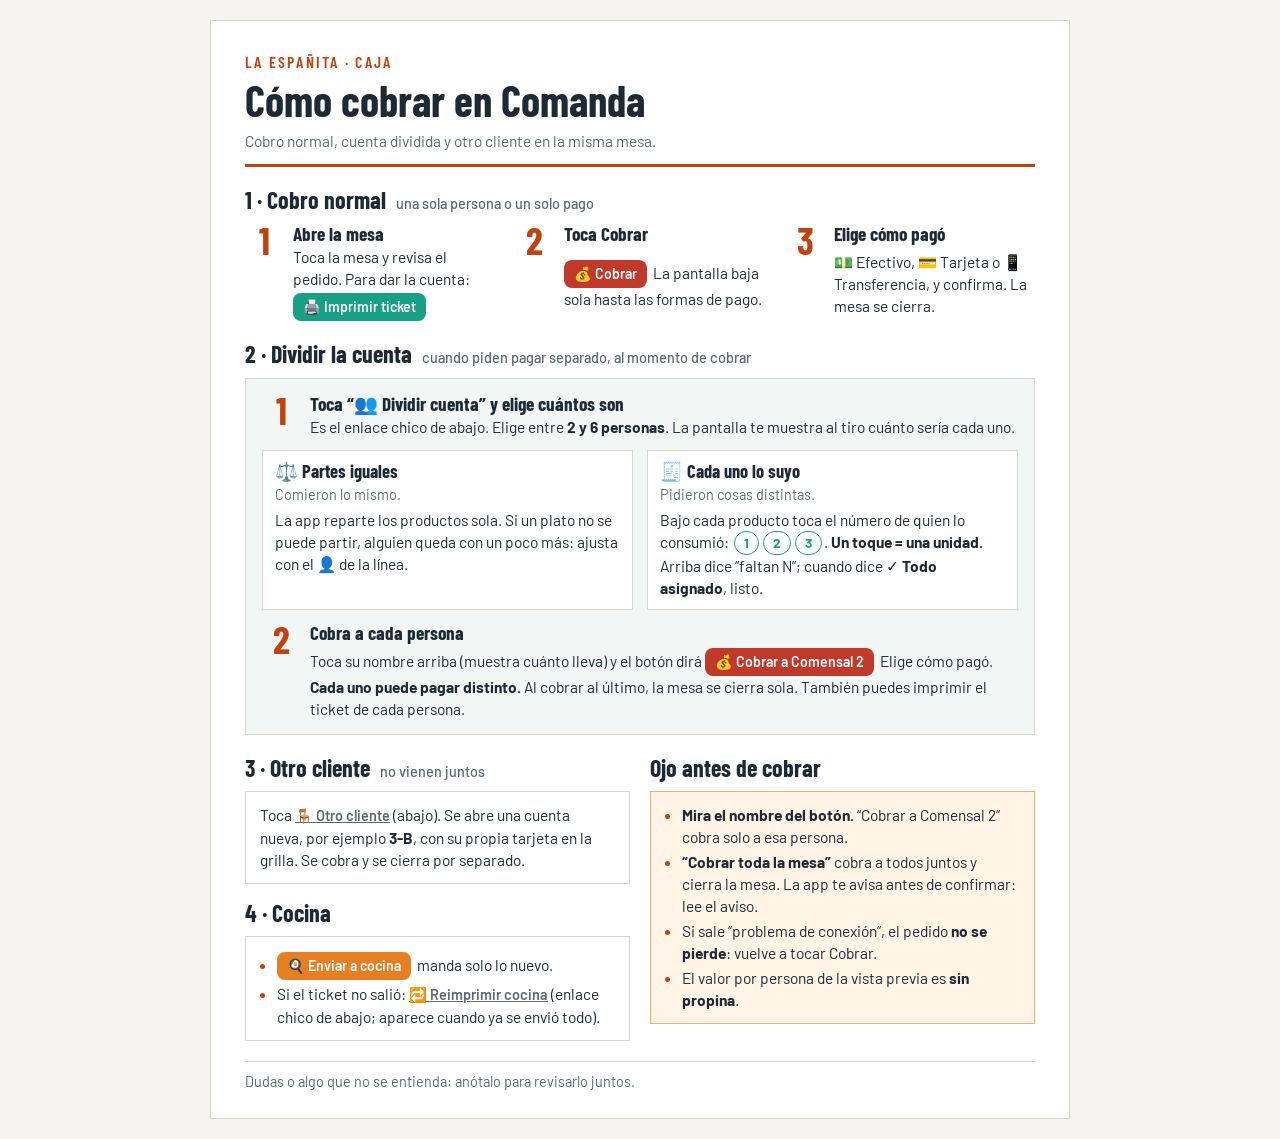
<file: hoja-caja.html>
<!doctype html>
<html lang="es">
<head>
<meta charset="utf-8">
<meta name="viewport" content="width=device-width, initial-scale=1">
<meta name="robots" content="noindex">
<title>Hoja para caja</title>
<link rel="stylesheet" href="https://fonts.googleapis.com/css2?family=Barlow+Condensed:wght@600;700&family=Barlow:wght@400;500;600&display=swap">
<style>
  /* Una hoja A4 para caja: cobro normal, dividir la cuenta y otro cliente en la misma mesa.
     Los botones dibujados copian los colores y textos de la app. */
  :root {
    --bg: #f6f4f0; --hoja: #ffffff; --tinta: #1d2a36; --suave: #5b6772; --linea: #d9d5cd;
    --acento: #c2410c; --naranja: #e67e22; --turquesa: #16a085; --verde: #27ae60; --rojo: #c0392b;
    --aviso-bg: #fff4e5; --aviso-borde: #f0b26a; --panel: #f2f7f5;
    --fuente-titulo: "Barlow Condensed", "Arial Narrow", Arial, sans-serif;
    --fuente-texto: "Barlow", system-ui, -apple-system, "Segoe UI", Arial, sans-serif;
  }
  @media (prefers-color-scheme: dark) {
    :root:not([data-theme="light"]) {
      --bg: #12181e; --hoja: #1a222a; --tinta: #eef1f4; --suave: #a3afba; --linea: #33414d;
      --acento: #ff8a4c; --aviso-bg: #2d2217; --aviso-borde: #8a5a2b; --panel: #1f2b2d; color-scheme: dark;
    }
  }
  :root[data-theme="dark"] {
    --bg: #12181e; --hoja: #1a222a; --tinta: #eef1f4; --suave: #a3afba; --linea: #33414d;
    --acento: #ff8a4c; --aviso-bg: #2d2217; --aviso-borde: #8a5a2b; --panel: #1f2b2d; color-scheme: dark;
  }
  * { box-sizing: border-box; }
  body {
    margin: 0; background: var(--bg); color: var(--tinta); font-family: var(--fuente-texto); font-size: 15.5px; line-height: 1.42;
    padding-block: 20px;
    padding-left: max(16px, env(safe-area-inset-left, 0px));
    padding-right: max(16px, env(safe-area-inset-right, 0px));
  }
  .hoja { max-width: 860px; margin: 0 auto; background: var(--hoja); border: 1px solid var(--linea); padding: 30px 34px 26px; display: flex; flex-direction: column; gap: 20px; }
  header { display: flex; flex-direction: column; gap: 4px; border-bottom: 3px solid var(--acento); padding-bottom: 12px; }
  .local { font-family: var(--fuente-titulo); font-weight: 600; letter-spacing: .14em; text-transform: uppercase; color: var(--acento); font-size: 1rem; }
  h1 { font-family: var(--fuente-titulo); font-weight: 700; font-size: clamp(2rem, 7vw, 2.7rem); line-height: 1.02; margin: 0; text-wrap: balance; }
  .sub { color: var(--suave); margin: 4px 0 0; }

  .bloque { display: flex; flex-direction: column; gap: 10px; }
  h2 { font-family: var(--fuente-titulo); font-weight: 700; font-size: 1.5rem; line-height: 1.1; margin: 0; text-wrap: balance; display: flex; align-items: baseline; gap: 10px; flex-wrap: wrap; }
  h2 small { font-family: var(--fuente-texto); font-weight: 500; font-size: .9rem; color: var(--suave); }
  .pasos { display: grid; grid-template-columns: repeat(3, minmax(0, 1fr)); gap: 14px 22px; margin: 0; padding: 0; list-style: none; }
  .paso { display: grid; grid-template-columns: 38px minmax(0, 1fr); gap: 2px 10px; align-items: start; }
  .num { font-family: var(--fuente-titulo); font-weight: 700; font-size: 2.4rem; line-height: .9; color: var(--acento); grid-row: span 2; text-align: center; }
  .paso h3 { font-family: var(--fuente-titulo); font-weight: 700; font-size: 1.2rem; line-height: 1.1; margin: 0; }
  .paso p { margin: 0; }
  .muted { color: var(--suave); font-size: .9rem; }
  .btn { display: inline-block; font-weight: 600; font-size: .88rem; color: #fff; border-radius: 8px; padding: 4px 10px; white-space: nowrap; margin: 3px 3px 0 0; }
  .btn.naranja { background: var(--naranja); } .btn.turquesa { background: var(--turquesa); } .btn.verde { background: var(--verde); } .btn.rojo { background: var(--rojo); }
  .chip { display: inline-block; border: 1.5px solid var(--turquesa); color: var(--turquesa); border-radius: 999px; padding: 1px 9px; font-weight: 700; font-size: .85rem; margin: 0 2px; }
  .enlace { color: var(--suave); text-decoration: underline; font-weight: 600; font-size: .9rem; }

  .panel { background: var(--panel); border: 1px solid var(--linea); padding: 14px 16px; display: flex; flex-direction: column; gap: 12px; }
  .dos { display: grid; grid-template-columns: repeat(2, minmax(0, 1fr)); gap: 14px; }
  .opcion { border: 1px solid var(--linea); background: var(--hoja); padding: 10px 12px; display: flex; flex-direction: column; gap: 4px; }
  .opcion h3 { font-family: var(--fuente-titulo); font-weight: 700; font-size: 1.15rem; margin: 0; line-height: 1.1; }
  .opcion p { margin: 0; }
  .dos-bloques { display: grid; grid-template-columns: repeat(2, minmax(0, 1fr)); gap: 20px; }
  .caja { border: 1px solid var(--linea); padding: 12px 14px; display: flex; flex-direction: column; gap: 5px; }
  .caja.aviso { background: var(--aviso-bg); border-color: var(--aviso-borde); }
  .caja h3 { font-family: var(--fuente-titulo); font-weight: 700; font-size: 1.15rem; letter-spacing: .03em; text-transform: uppercase; margin: 0; }
  .caja ul { margin: 0; padding-left: 1.1em; display: flex; flex-direction: column; gap: 3px; }
  .caja li::marker { color: var(--acento); }
  footer { color: var(--suave); font-size: .9rem; border-top: 1px solid var(--linea); padding-top: 10px; }

  @media (max-width: 680px) {
    .hoja { padding: 20px 16px; gap: 18px; }
    .pasos, .dos, .dos-bloques { grid-template-columns: minmax(0, 1fr); }
  }
  @media print {
    @page { size: A4; margin: 9mm; }
    :root { --bg: #fff; --hoja: #fff; }
    body { padding: 0; font-size: 13.2px; }
    .hoja { border: none; max-width: none; padding: 0; gap: 13px; }
    .panel, .caja, .opcion { break-inside: avoid; }
  }
</style>
</head>
<body>
<main class="hoja">
  <header>
    <span class="local">La Españita · Caja</span>
    <h1>Cómo cobrar en Comanda</h1>
    <p class="sub">Cobro normal, cuenta dividida y otro cliente en la misma mesa.</p>
  </header>

  <section class="bloque">
    <h2>1 · Cobro normal <small>una sola persona o un solo pago</small></h2>
    <ol class="pasos">
      <li class="paso"><span class="num">1</span><h3>Abre la mesa</h3><p>Toca la mesa y revisa el pedido. Para dar la cuenta: <span class="btn turquesa">🖨️ Imprimir ticket</span></p></li>
      <li class="paso"><span class="num">2</span><h3>Toca Cobrar</h3><p><span class="btn rojo">💰 Cobrar</span> La pantalla baja sola hasta las formas de pago.</p></li>
      <li class="paso"><span class="num">3</span><h3>Elige cómo pagó</h3><p>💵 Efectivo, 💳 Tarjeta o 📱 Transferencia, y confirma. La mesa se cierra.</p></li>
    </ol>
  </section>

  <section class="bloque">
    <h2>2 · Dividir la cuenta <small>cuando piden pagar separado, al momento de cobrar</small></h2>
    <div class="panel">
      <div class="paso" style="grid-template-columns: 38px minmax(0,1fr);">
        <span class="num">1</span>
        <h3>Toca “👥 Dividir cuenta” y elige cuántos son</h3>
        <p>Es el enlace chico de abajo. Elige entre <b>2 y 6 personas</b>. La pantalla te muestra al tiro cuánto sería cada uno.</p>
      </div>
      <div class="dos">
        <div class="opcion">
          <h3>⚖️ Partes iguales</h3>
          <p class="muted">Comieron lo mismo.</p>
          <p>La app reparte los productos sola. Si un plato no se puede partir, alguien queda con un poco más: ajusta con el 👤 de la línea.</p>
        </div>
        <div class="opcion">
          <h3>🧾 Cada uno lo suyo</h3>
          <p class="muted">Pidieron cosas distintas.</p>
          <p>Bajo cada producto toca el número de quien lo consumió: <span class="chip">1</span><span class="chip">2</span><span class="chip">3</span>. <b>Un toque = una unidad.</b> Arriba dice “faltan N”; cuando dice <b>✓ Todo asignado</b>, listo.</p>
        </div>
      </div>
      <div class="paso" style="grid-template-columns: 38px minmax(0,1fr);">
        <span class="num">2</span>
        <h3>Cobra a cada persona</h3>
        <p>Toca su nombre arriba (muestra cuánto lleva) y el botón dirá <span class="btn rojo">💰 Cobrar a Comensal 2</span> Elige cómo pagó. <b>Cada uno puede pagar distinto.</b> Al cobrar al último, la mesa se cierra sola. También puedes imprimir el ticket de cada persona.</p>
      </div>
    </div>
  </section>

  <div class="dos-bloques">
    <section class="bloque">
      <h2>3 · Otro cliente <small>no vienen juntos</small></h2>
      <div class="caja">
        <p style="margin:0">Toca <span class="enlace">🪑 Otro cliente</span> (abajo). Se abre una cuenta nueva, por ejemplo <b>3-B</b>, con su propia tarjeta en la grilla. Se cobra y se cierra por separado.</p>
      </div>
      <h2 style="margin-top:6px">4 · Cocina</h2>
      <div class="caja">
        <ul>
          <li><span class="btn naranja">🍳 Enviar a cocina</span> manda solo lo nuevo.</li>
          <li>Si el ticket no salió: <span class="enlace">🔁 Reimprimir cocina</span> (enlace chico de abajo; aparece cuando ya se envió todo).</li>
        </ul>
      </div>
    </section>
    <section class="bloque">
      <h2>Ojo antes de cobrar</h2>
      <div class="caja aviso">
        <ul>
          <li><b>Mira el nombre del botón.</b> “Cobrar a Comensal 2” cobra solo a esa persona.</li>
          <li><b>“Cobrar toda la mesa”</b> cobra a todos juntos y cierra la mesa. La app te avisa antes de confirmar: lee el aviso.</li>
          <li>Si sale “problema de conexión”, el pedido <b>no se pierde</b>: vuelve a tocar Cobrar.</li>
          <li>El valor por persona de la vista previa es <b>sin propina</b>.</li>
        </ul>
      </div>
    </section>
  </div>

  <footer>Dudas o algo que no se entienda: anótalo para revisarlo juntos.</footer>
</main>
</body>
</html>
</file>
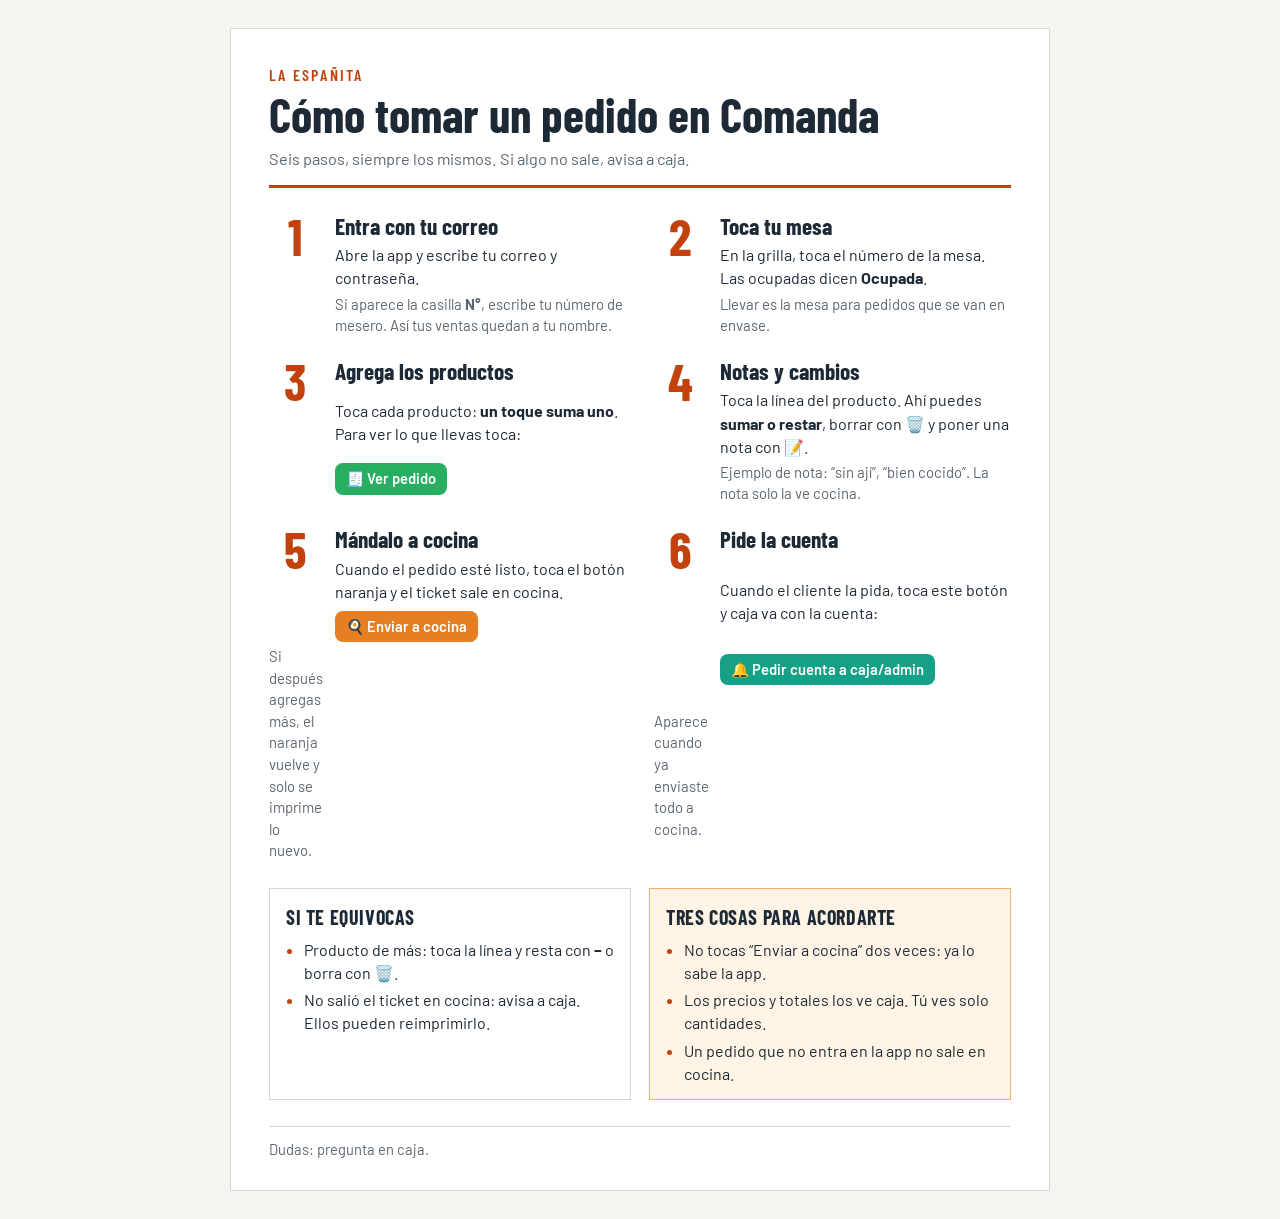
<file: hoja-meseros.html>
<!doctype html>
<html lang="es">
<head>
<meta charset="utf-8">
<meta name="viewport" content="width=device-width, initial-scale=1">
<meta name="robots" content="noindex">
<title>Hoja para meseros</title>
<link rel="stylesheet" href="https://fonts.googleapis.com/css2?family=Barlow+Condensed:wght@600;700&family=Barlow:wght@400;500;600&display=swap">
<style>
  /* Una hoja A4 para pegar en la pared del local: pasos numerados porque tomar un pedido es una secuencia real.
     Los botones dibujados copian los colores y textos de la app para que se reconozcan al tocarlos. */
  :root {
    --bg: #f6f4f0;
    --hoja: #ffffff;
    --tinta: #1d2a36;
    --suave: #5b6772;
    --linea: #d9d5cd;
    --acento: #c2410c;
    --naranja: #e67e22;
    --turquesa: #16a085;
    --verde: #27ae60;
    --aviso-bg: #fff4e5;
    --aviso-borde: #f0b26a;
    --fuente-titulo: "Barlow Condensed", "Arial Narrow", Arial, sans-serif;
    --fuente-texto: "Barlow", system-ui, -apple-system, "Segoe UI", Arial, sans-serif;
  }
  @media (prefers-color-scheme: dark) {
    :root:not([data-theme="light"]) {
      --bg: #12181e; --hoja: #1a222a; --tinta: #eef1f4; --suave: #a3afba; --linea: #33414d;
      --acento: #ff8a4c; --aviso-bg: #2d2217; --aviso-borde: #8a5a2b; color-scheme: dark;
    }
  }
  :root[data-theme="dark"] {
    --bg: #12181e; --hoja: #1a222a; --tinta: #eef1f4; --suave: #a3afba; --linea: #33414d;
    --acento: #ff8a4c; --aviso-bg: #2d2217; --aviso-borde: #8a5a2b; color-scheme: dark;
  }
  * { box-sizing: border-box; }
  body {
    background: var(--bg); color: var(--tinta); font-family: var(--fuente-texto); font-size: 16px; line-height: 1.45;
    padding-block: 20px;
    padding-left: max(16px, env(safe-area-inset-left, 0px));
    padding-right: max(16px, env(safe-area-inset-right, 0px));
  }
  .hoja {
    max-width: 820px; margin: 0 auto; background: var(--hoja); border: 1px solid var(--linea);
    padding: 34px 38px 30px; display: flex; flex-direction: column; gap: 26px;
  }
  header { display: flex; flex-direction: column; gap: 4px; border-bottom: 3px solid var(--acento); padding-bottom: 14px; }
  .local { font-family: var(--fuente-titulo); font-weight: 600; letter-spacing: .14em; text-transform: uppercase; color: var(--acento); font-size: 1rem; }
  h1 { font-family: var(--fuente-titulo); font-weight: 700; font-size: clamp(2rem, 7vw, 3rem); line-height: 1.02; margin: 0; text-wrap: balance; }
  .sub { color: var(--suave); margin: 4px 0 0; font-size: 1.02rem; }

  .pasos { display: grid; grid-template-columns: repeat(2, minmax(0, 1fr)); gap: 22px 28px; margin: 0; padding: 0; list-style: none; }
  .paso { display: grid; grid-template-columns: 52px minmax(0, 1fr); gap: 4px 14px; align-items: start; }
  .num {
    font-family: var(--fuente-titulo); font-weight: 700; font-size: 3.2rem; line-height: .85; color: var(--acento);
    grid-row: span 3; text-align: center;
  }
  .paso h2 { font-family: var(--fuente-titulo); font-weight: 700; font-size: 1.45rem; line-height: 1.1; margin: 0; text-wrap: balance; }
  .paso p { margin: 0; color: var(--tinta); }
  .paso .muted { color: var(--suave); font-size: .93rem; }
  .btn {
    display: inline-block; font-family: var(--fuente-texto); font-weight: 600; font-size: .92rem; color: #fff; border-radius: 8px;
    padding: 5px 11px; white-space: nowrap; margin-top: 4px;
  }
  .btn.naranja { background: var(--naranja); }
  .btn.turquesa { background: var(--turquesa); }
  .btn.verde { background: var(--verde); }
  .btn.gris { background: #7f8c8d; }

  .recuadros { display: grid; grid-template-columns: repeat(2, minmax(0, 1fr)); gap: 18px; }
  .caja { border: 1px solid var(--linea); padding: 14px 16px; display: flex; flex-direction: column; gap: 6px; }
  .caja.aviso { background: var(--aviso-bg); border-color: var(--aviso-borde); }
  .caja h3 { font-family: var(--fuente-titulo); font-weight: 700; font-size: 1.25rem; letter-spacing: .03em; text-transform: uppercase; margin: 0; }
  .caja ul { margin: 0; padding-left: 1.1em; display: flex; flex-direction: column; gap: 4px; }
  .caja li::marker { color: var(--acento); }
  footer { display: flex; justify-content: space-between; gap: 12px; flex-wrap: wrap; color: var(--suave); font-size: .92rem; border-top: 1px solid var(--linea); padding-top: 12px; }

  @media (max-width: 640px) {
    .hoja { padding: 22px 18px 20px; gap: 22px; }
    .pasos, .recuadros { grid-template-columns: minmax(0, 1fr); }
  }
  @media print {
    @page { size: A4; margin: 10mm; }
    :root { --bg: #fff; --hoja: #fff; }
    body { padding: 0; font-size: 14.5px; }
    .hoja { border: none; max-width: none; padding: 0; gap: 18px; }
    .pasos { gap: 16px 26px; }
  }
</style>

</head>
<body>
<main class="hoja">
  <header>
    <span class="local">La Españita</span>
    <h1>Cómo tomar un pedido en Comanda</h1>
    <p class="sub">Seis pasos, siempre los mismos. Si algo no sale, avisa a caja.</p>
  </header>

  <ol class="pasos">
    <li class="paso">
      <span class="num">1</span>
      <h2>Entra con tu correo</h2>
      <p>Abre la app y escribe tu correo y contraseña.</p>
      <p class="muted">Si aparece la casilla <b>N°</b>, escribe tu número de mesero. Así tus ventas quedan a tu nombre.</p>
    </li>
    <li class="paso">
      <span class="num">2</span>
      <h2>Toca tu mesa</h2>
      <p>En la grilla, toca el número de la mesa. Las ocupadas dicen <b>Ocupada</b>.</p>
      <p class="muted">Llevar es la mesa para pedidos que se van en envase.</p>
    </li>
    <li class="paso">
      <span class="num">3</span>
      <h2>Agrega los productos</h2>
      <p>Toca cada producto: <b>un toque suma uno</b>. Para ver lo que llevas toca:</p>
      <p><span class="btn verde">🧾 Ver pedido</span></p>
    </li>
    <li class="paso">
      <span class="num">4</span>
      <h2>Notas y cambios</h2>
      <p>Toca la línea del producto. Ahí puedes <b>sumar o restar</b>, borrar con 🗑️ y poner una nota con 📝.</p>
      <p class="muted">Ejemplo de nota: “sin ají”, “bien cocido”. La nota solo la ve cocina.</p>
    </li>
    <li class="paso">
      <span class="num">5</span>
      <h2>Mándalo a cocina</h2>
      <p>Cuando el pedido esté listo, toca el botón naranja y el ticket sale en cocina.</p>
      <p><span class="btn naranja">🍳 Enviar a cocina</span></p>
      <p class="muted">Si después agregas más, el naranja vuelve y solo se imprime lo nuevo.</p>
    </li>
    <li class="paso">
      <span class="num">6</span>
      <h2>Pide la cuenta</h2>
      <p>Cuando el cliente la pida, toca este botón y caja va con la cuenta:</p>
      <p><span class="btn turquesa">🔔 Pedir cuenta a caja/admin</span></p>
      <p class="muted">Aparece cuando ya enviaste todo a cocina.</p>
    </li>
  </ol>

  <div class="recuadros">
    <section class="caja">
      <h3>Si te equivocas</h3>
      <ul>
        <li>Producto de más: toca la línea y resta con <b>−</b> o borra con 🗑️.</li>
        <li>No salió el ticket en cocina: avisa a caja. Ellos pueden reimprimirlo.</li>
      </ul>
    </section>
    <section class="caja aviso">
      <h3>Tres cosas para acordarte</h3>
      <ul>
        <li>No tocas “Enviar a cocina” dos veces: ya lo sabe la app.</li>
        <li>Los precios y totales los ve caja. Tú ves solo cantidades.</li>
        <li>Un pedido que no entra en la app no sale en cocina.</li>
      </ul>
    </section>
  </div>

  <footer>
    <span>Dudas: pregunta en caja.</span>
  </footer>
</main>
</body>
</html>
</file>
